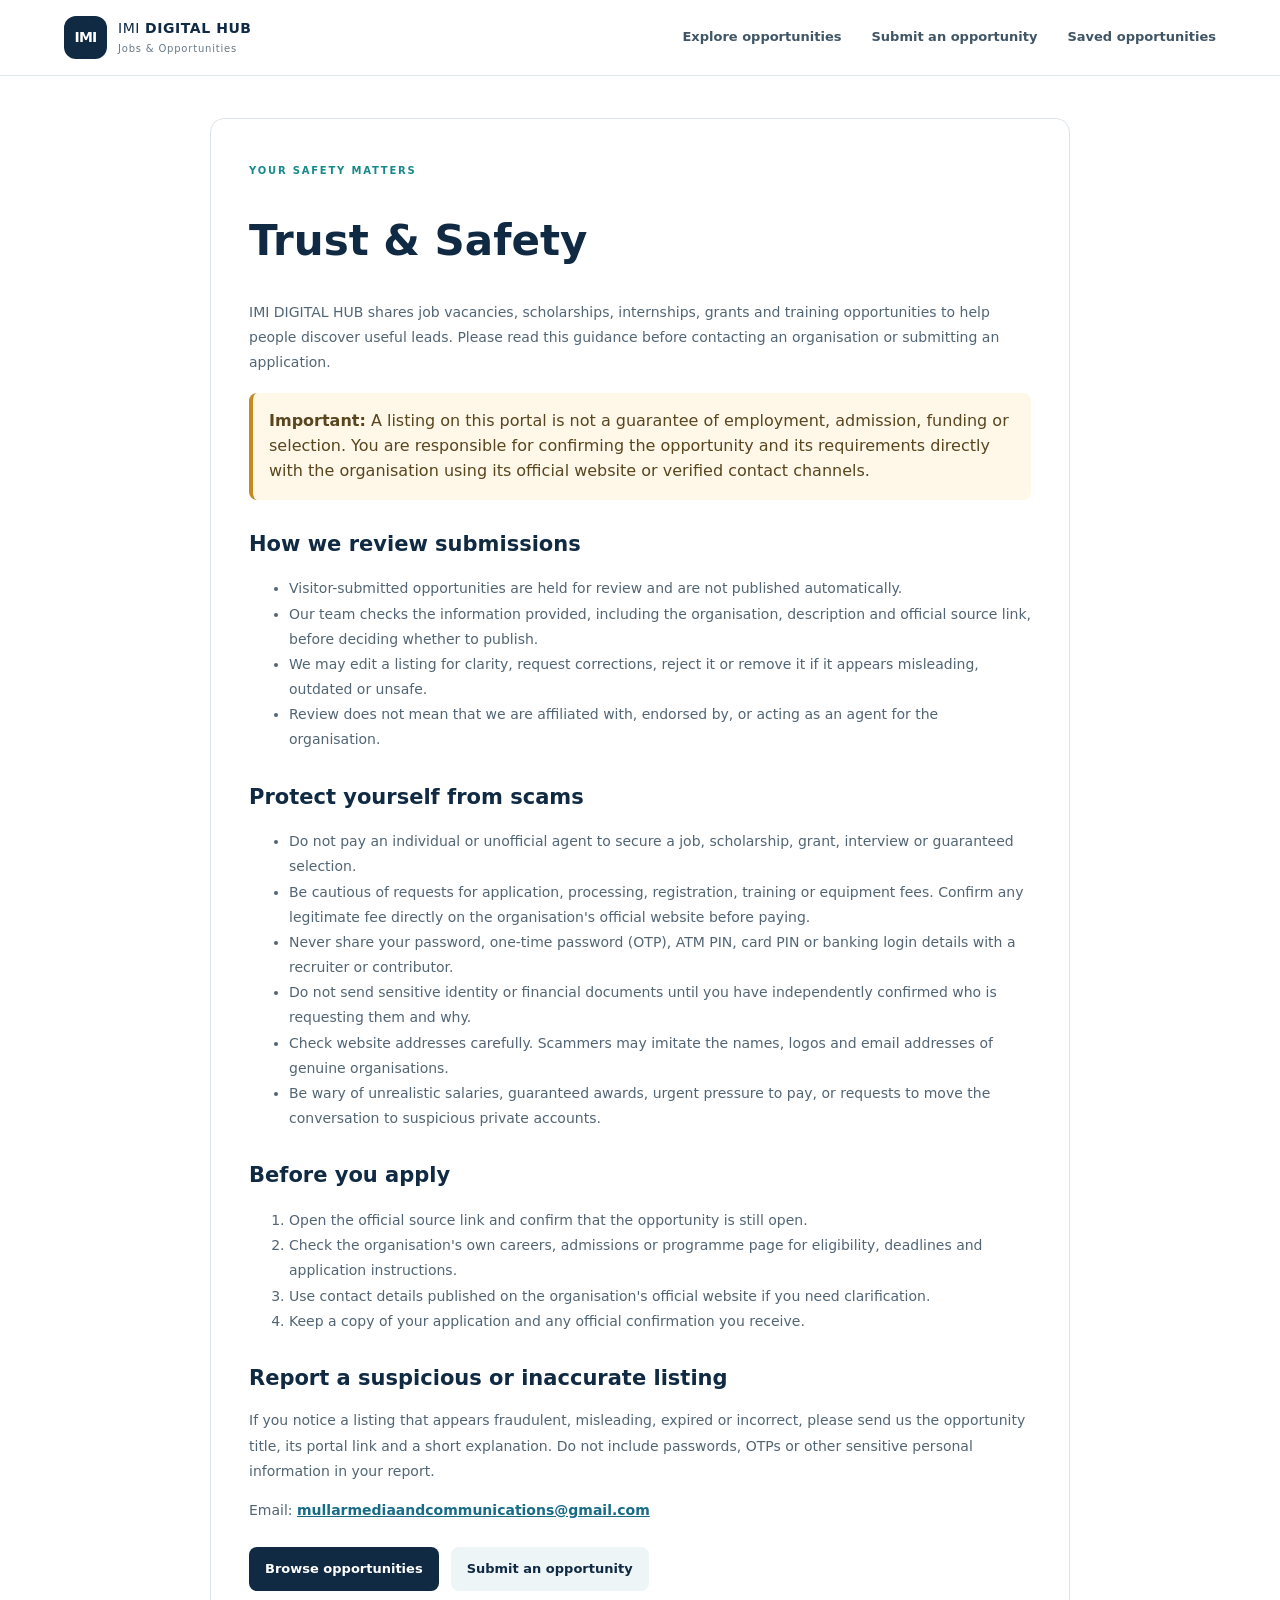
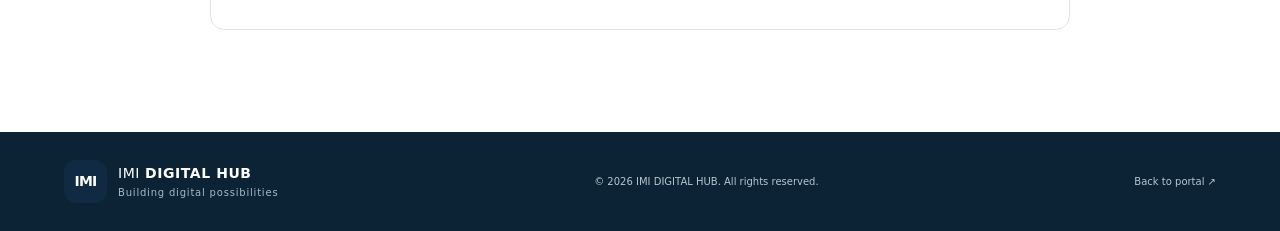
<file: safety.html>
<!doctype html>
<html lang="en">
<head>
<meta charset="utf-8"><meta name="viewport" content="width=device-width,initial-scale=1">
<meta name="description" content="Learn how IMI DIGITAL HUB reviews opportunity listings and how to protect yourself from job, scholarship and online application scams.">
<meta name="robots" content="index,follow"><meta name="theme-color" content="#102a43">
<link rel="canonical" href="https://imidigitalhub.github.io/imi-jobs-portal/safety.html">
<title>Trust & Safety | IMI DIGITAL HUB</title><link rel="stylesheet" href="styles.css">
<style>
.safety-wrap{max-width:900px;margin:42px auto;padding:0 20px 60px}.safety-panel{background:#fff;border:1px solid #dbe3ea;border-radius:14px;padding:clamp(22px,4vw,38px)}.safety-panel h1,.safety-panel h2{color:#102a43}.safety-panel h1{font-size:clamp(30px,4vw,42px);line-height:1.15}.safety-panel h2{font-size:21px;margin:28px 0 8px}.safety-panel p,.safety-panel li{color:#526574;line-height:1.8;font-size:14px}.safety-alert{padding:16px;border-left:4px solid #c58a22;background:#fff8e9;border-radius:8px;color:#59451e;margin:18px 0}.safety-panel a{color:#176b87;font-weight:700}.safety-actions{display:flex;flex-wrap:wrap;gap:12px;margin-top:24px}.safety-actions a{padding:12px 16px;border-radius:8px;background:#102a43;color:#fff;text-decoration:none;font-size:13px}.safety-actions a.secondary{background:#eef5f7;color:#102a43}
</style></head>
<body>
<header class="topbar"><a class="brand" href="./"><span class="brand-mark">IMI</span><span>IMI <b>DIGITAL HUB</b><small>Jobs & Opportunities</small></span></a><nav id="mainNav"><a href="./">Explore opportunities</a><a href="submit.html">Submit an opportunity</a><a href="saved.html">Saved opportunities</a></nav><button class="menu-btn" id="menuBtn" aria-label="Open menu" aria-expanded="false" aria-controls="mainNav">☰</button></header>
<main class="safety-wrap"><article class="safety-panel">
<span class="eyebrow dark">YOUR SAFETY MATTERS</span><h1>Trust & Safety</h1>
<p>IMI DIGITAL HUB shares job vacancies, scholarships, internships, grants and training opportunities to help people discover useful leads. Please read this guidance before contacting an organisation or submitting an application.</p>
<div class="safety-alert"><strong>Important:</strong> A listing on this portal is not a guarantee of employment, admission, funding or selection. You are responsible for confirming the opportunity and its requirements directly with the organisation using its official website or verified contact channels.</div>
<h2>How we review submissions</h2>
<ul><li>Visitor-submitted opportunities are held for review and are not published automatically.</li><li>Our team checks the information provided, including the organisation, description and official source link, before deciding whether to publish.</li><li>We may edit a listing for clarity, request corrections, reject it or remove it if it appears misleading, outdated or unsafe.</li><li>Review does not mean that we are affiliated with, endorsed by, or acting as an agent for the organisation.</li></ul>
<h2>Protect yourself from scams</h2>
<ul><li>Do not pay an individual or unofficial agent to secure a job, scholarship, grant, interview or guaranteed selection.</li><li>Be cautious of requests for application, processing, registration, training or equipment fees. Confirm any legitimate fee directly on the organisation's official website before paying.</li><li>Never share your password, one-time password (OTP), ATM PIN, card PIN or banking login details with a recruiter or contributor.</li><li>Do not send sensitive identity or financial documents until you have independently confirmed who is requesting them and why.</li><li>Check website addresses carefully. Scammers may imitate the names, logos and email addresses of genuine organisations.</li><li>Be wary of unrealistic salaries, guaranteed awards, urgent pressure to pay, or requests to move the conversation to suspicious private accounts.</li></ul>
<h2>Before you apply</h2>
<ol><li>Open the official source link and confirm that the opportunity is still open.</li><li>Check the organisation's own careers, admissions or programme page for eligibility, deadlines and application instructions.</li><li>Use contact details published on the organisation's official website if you need clarification.</li><li>Keep a copy of your application and any official confirmation you receive.</li></ol>
<h2>Report a suspicious or inaccurate listing</h2>
<p>If you notice a listing that appears fraudulent, misleading, expired or incorrect, please send us the opportunity title, its portal link and a short explanation. Do not include passwords, OTPs or other sensitive personal information in your report.</p>
<p>Email: <a href="mailto:mullarmediaandcommunications@gmail.com?subject=Opportunity%20safety%20report">mullarmediaandcommunications@gmail.com</a></p>
<div class="safety-actions"><a href="./">Browse opportunities</a><a class="secondary" href="submit.html">Submit an opportunity</a></div>
</article></main>
<footer><a class="brand" href="./"><span class="brand-mark">IMI</span><span>IMI <b>DIGITAL HUB</b><small>Building digital possibilities</small></span></a><p>© <span id="year"></span> IMI DIGITAL HUB. All rights reserved.</p><a href="./">Back to portal ↗</a></footer>
<script>document.getElementById('year').textContent=new Date().getFullYear();const menu=document.getElementById('menuBtn');const nav=document.getElementById('mainNav');menu.addEventListener('click',()=>{const open=nav.classList.toggle('open');menu.setAttribute('aria-expanded',String(open));});</script>
</body></html>
</file>
<file: styles.css>
:root{--navy:#102a43;--blue:#176b87;--teal:#1aa6a0;--ink:#172b3a;--muted:#687987;--pale:#f2f7f8;--line:#e1e9ec;--white:#fff}*{box-sizing:border-box}html{scroll-behavior:smooth}body{margin:0;font-family:Inter,ui-sans-serif,system-ui,-apple-system,"Segoe UI",sans-serif;color:var(--ink);background:#fff;line-height:1.55}.topbar{height:76px;padding:0 max(5vw,24px);display:flex;align-items:center;justify-content:space-between;border-bottom:1px solid var(--line);background:#fff}.brand{display:flex;gap:11px;align-items:center;text-decoration:none;color:var(--navy);font-size:14px;letter-spacing:.04em}.brand-mark{width:43px;height:43px;border-radius:12px;background:var(--navy);color:#fff;display:grid;place-items:center;font-weight:900;letter-spacing:-.06em}.brand b{font-weight:850}.brand small{display:block;font-size:10px;letter-spacing:.08em;color:var(--muted);margin-top:1px}nav{display:flex;align-items:center;gap:30px}nav a{color:#405565;text-decoration:none;font-size:13px;font-weight:650}nav a:hover{color:var(--teal)}nav .nav-cta{background:var(--navy);color:#fff;padding:11px 16px;border-radius:8px}.menu-btn{display:none;border:0;background:none;font-size:25px}.hero{background:linear-gradient(115deg,#102a43,#164c65 72%,#146d78);color:#fff;padding:76px max(8vw,28px) 82px;display:flex;align-items:center;min-height:440px;overflow:hidden;position:relative}.hero-inner{max-width:720px;position:relative;z-index:2}.eyebrow{font-size:10px;font-weight:850;letter-spacing:.18em;color:#70d7ce}.eyebrow.dark{color:#168a8b}.hero h1{font-size:clamp(38px,5vw,62px);line-height:1.08;letter-spacing:-.045em;margin:18px 0}.hero h1 em{font-style:normal;color:#7ce0d3}.hero p{color:#d1e0e8;font-size:16px;max-width:590px;margin:0 0 26px}.searchbar{display:flex;background:#fff;border-radius:10px;padding:6px;max-width:690px;box-shadow:0 14px 36px #061a2b44;gap:6px;align-items:center}.searchbar>span{font-size:25px;color:#6c7f89;padding:0 8px}.searchbar input,.searchbar select{border:0;outline:0;min-width:0;padding:12px 8px;color:var(--ink);background:white;font:inherit;font-size:13px}.searchbar input{flex:1}.searchbar select{max-width:145px;border-left:1px solid var(--line)}.searchbar button{border:0;background:var(--teal);color:white;font-weight:750;padding:13px 22px;border-radius:7px;cursor:pointer}.hero-note{font-size:11px;color:#c1d6df;margin-top:14px}.hero-art{width:300px;height:290px;position:absolute;right:10%;top:50%;transform:translateY(-50%)}.orbit{position:absolute;border:1px solid #8ad9d055;border-radius:50%;width:270px;height:270px;top:8px;left:10px}.orbit-two{width:210px;height:210px;top:38px;left:40px;border-style:dashed}.hero-card{position:absolute;left:65px;top:72px;width:190px;height:145px;background:#ffffff14;border:1px solid #ffffff50;backdrop-filter:blur(8px);border-radius:17px;padding:20px;display:flex;flex-direction:column;justify-content:center;box-shadow:0 18px 45px #00152255}.hero-card strong{font-size:20px;line-height:1.2;margin:8px 0}.hero-card small{color:#c8e8e4;font-size:10px}.card-icon{color:#7ce0d3;font-size:20px}.stats{display:grid;grid-template-columns:repeat(4,1fr);padding:25px 9%;border-bottom:1px solid var(--line);gap:20px}.stats div{display:flex;flex-direction:column;align-items:center;border-right:1px solid var(--line)}.stats div:last-child{border:0}.stats strong{font-size:16px;color:var(--navy)}.stats span{font-size:11px;color:var(--muted)}.section{padding:72px max(8vw,28px)}.section-heading{display:flex;justify-content:space-between;align-items:end;margin-bottom:28px}.section h2,.submit-section h2{font-size:clamp(27px,3vw,36px);letter-spacing:-.035em;color:var(--navy);margin:9px 0}.section-heading p,.about>p{color:var(--muted);font-size:14px;margin:0}.category-grid{display:grid;grid-template-columns:repeat(6,1fr);gap:13px}.category{background:#fff;border:1px solid var(--line);border-radius:12px;text-align:left;padding:19px 15px;cursor:pointer;display:flex;flex-direction:column;gap:5px;transition:.2s}.category:hover,.category.active{border-color:var(--teal);background:#f1fbfa;transform:translateY(-2px)}.category>span{font-size:22px;color:var(--teal);margin-bottom:8px}.category b{font-size:12px;color:var(--navy)}.category small{font-size:10px;color:var(--muted)}.listings{background:var(--pale)}.listing-head{align-items:end}.sort-label{font-size:11px;color:var(--muted)}.sort-label select{border:1px solid var(--line);padding:9px;border-radius:7px;background:#fff;margin-left:5px;color:var(--ink)}.filter-row{display:flex;justify-content:space-between;align-items:center;margin-bottom:20px;gap:15px}.chips{display:flex;gap:7px;flex-wrap:wrap}.chip{border:1px solid var(--line);background:#fff;border-radius:20px;padding:7px 14px;font-size:11px;color:#526574;cursor:pointer}.chip.selected,.chip:hover{background:var(--navy);color:#fff;border-color:var(--navy)}.result-count{font-size:11px;color:var(--muted);white-space:nowrap}.opportunity-grid{display:grid;grid-template-columns:repeat(3,1fr);gap:16px}.opp-card{background:#fff;border:1px solid var(--line);border-radius:12px;padding:20px;display:flex;flex-direction:column;min-height:220px;box-shadow:0 3px 12px #18384a08}.opp-top{display:flex;justify-content:space-between;align-items:center}.tag{font-size:9px;font-weight:800;color:#147d7a;background:#e8f8f5;border-radius:5px;padding:5px 8px}.demo-tag{font-size:9px;color:#8a641c;background:#fff5df;padding:5px 7px;border-radius:5px}.opp-card h3{font-size:16px;line-height:1.35;color:var(--navy);margin:16px 0 5px}.org{font-size:11px;color:var(--muted)}.opp-meta{display:flex;gap:12px;flex-wrap:wrap;color:#60727e;font-size:10px;margin:17px 0}.opp-bottom{border-top:1px solid var(--line);padding-top:13px;margin-top:auto;display:flex;align-items:center;justify-content:space-between;flex-wrap:wrap;gap:8px}.deadline{font-size:10px;color:#667984}.opp-bottom a{font-size:11px;font-weight:750;color:var(--blue);text-decoration:none}.whatsapp-share{display:inline-flex;align-items:center;justify-content:center;gap:7px;margin-top:12px;padding:9px 12px;border-radius:7px;background:#e9f8ef;color:#16743b;text-decoration:none;font-size:11px;font-weight:750;transition:background .2s}.whatsapp-share:hover{background:#d5f1df}.telegram-share{display:inline-flex;align-items:center;justify-content:center;gap:7px;margin:8px 0 0 7px;padding:9px 12px;border-radius:7px;background:#eaf4fc;color:#1670a8;text-decoration:none;font-size:11px;font-weight:750;transition:background .2s}.telegram-share:hover{background:#d8ebfa}.facebook-share{display:inline-flex;align-items:center;justify-content:center;gap:7px;margin:8px 0 0 7px;padding:9px 12px;border-radius:7px;background:#edf1ff;color:#2856a6;text-decoration:none;font-size:11px;font-weight:750;transition:background .2s}.facebook-share:hover{background:#dce5ff}.demo-note{font-size:10px;color:#8a641c;margin-top:18px}.empty-state{text-align:center;padding:50px 10px;color:var(--muted)}.empty-state>span{font-size:30px}.empty-state h3{color:var(--navy);margin-bottom:4px}.empty-state p{font-size:13px}.outline-btn{border:1px solid var(--line);background:#fff;border-radius:7px;padding:9px 14px;cursor:pointer}.submit-section{background:var(--teal);color:white;padding:48px max(8vw,28px);display:flex;justify-content:space-between;align-items:center;gap:20px}.submit-section .eyebrow{color:#c8ffef}.submit-section h2{color:white;margin:8px 0}.submit-section p{color:#e0fffa;font-size:13px;margin:0}.light-btn{background:white;color:var(--navy);padding:13px 18px;border-radius:8px;text-decoration:none;font-size:12px;font-weight:800;white-space:nowrap}.about{max-width:1100px;margin:auto}.about>p{max-width:780px;line-height:1.8;margin-top:13px}.trust-grid{display:grid;grid-template-columns:repeat(3,1fr);gap:16px;margin-top:28px}.trust-grid div{padding:18px;border:1px solid var(--line);border-radius:10px;display:flex;flex-direction:column;gap:6px}.trust-grid b{font-size:12px;color:var(--navy)}.trust-grid span{font-size:11px;color:var(--muted)}footer{background:#0c2235;color:#b6c7d0;padding:28px max(5vw,24px);display:flex;align-items:center;justify-content:space-between;gap:20px}footer .brand{color:white}footer .brand small{color:#a6bac6}footer p,footer>a:last-child{font-size:10px;color:#b6c7d0}footer>a:last-child{text-decoration:none}@media(max-width:900px){.hero-art{right:2%;opacity:.45}.hero-inner{max-width:680px}.category-grid{grid-template-columns:repeat(3,1fr)}.opportunity-grid{grid-template-columns:repeat(2,1fr)}}@media(max-width:620px){.topbar{height:66px;padding:0 18px}nav{display:none;position:absolute;top:66px;left:0;right:0;background:#fff;padding:20px;z-index:5;box-shadow:0 12px 18px #0001;flex-direction:column;align-items:stretch;gap:17px}nav.open{display:flex}.menu-btn{display:block}.hero{padding:60px 22px 54px;min-height:430px}.hero-art{right:-120px;opacity:.22}.hero h1{font-size:43px}.searchbar{flex-wrap:wrap;gap:2px}.searchbar input{width:calc(100% - 45px);flex:auto}.searchbar select{flex:1;max-width:none;border-left:0;border-top:1px solid var(--line)}.searchbar button{flex:1}.stats{padding:20px 12px;gap:7px}.stats div{padding:0 5px}.stats strong{font-size:12px}.stats span{font-size:9px;text-align:center}.section{padding:52px 20px}.category-grid{grid-template-columns:repeat(2,1fr);gap:9px}.category{padding:15px 12px}.listing-head{align-items:start;flex-direction:column}.filter-row{align-items:flex-start;flex-direction:column}.opportunity-grid{grid-template-columns:1fr}.submit-section{padding:38px 22px;align-items:flex-start;flex-direction:column}.trust-grid{grid-template-columns:1fr}.about{padding-left:22px;padding-right:22px}footer{flex-direction:column;align-items:flex-start;gap:10px}}
.details-link{font-size:11px;font-weight:800;color:var(--teal);text-decoration:none}.details-link:hover{text-decoration:underline}.detail-wrap{max-width:900px;margin:40px auto;padding:0 22px 60px}.detail-card{background:#fff;border:1px solid var(--line);border-radius:14px;padding:clamp(20px,4vw,38px);box-shadow:0 8px 28px #18384a0a}.detail-card h1{font-size:clamp(27px,4vw,42px);line-height:1.15;color:var(--navy);margin:16px 0 8px}.detail-org{color:var(--muted);font-size:15px}.detail-description{white-space:pre-wrap;line-height:1.8}.detail-field{padding:15px 0;border-top:1px solid var(--line)}.detail-field strong{display:block;color:var(--navy);margin-bottom:5px}.detail-actions{display:flex;flex-wrap:wrap;gap:9px;margin-top:25px}.detail-actions a{padding:11px 14px;border-radius:8px;text-decoration:none;font-size:12px;font-weight:800}.apply-btn{background:var(--teal);color:#fff}.back-btn{color:var(--navy);border:1px solid var(--line)}.detail-status{padding:24px;text-align:center;color:var(--muted)}
/* Accessibility, mobile interaction and motion preferences */
:focus-visible{outline:3px solid #1aa6a0;outline-offset:3px}
button,a,select{touch-action:manipulation}
@media(max-width:620px){
  .topbar{position:relative}
  .menu-btn{min-width:44px;min-height:44px;display:grid;place-items:center}
  nav.open{max-height:calc(100vh - 66px);overflow-y:auto}
  .searchbar button,.searchbar select{min-height:44px}
  .category,.chip,.outline-btn{min-height:42px}
  .opp-card{min-width:0;overflow-wrap:anywhere}
  .opp-card img{height:auto}
}
@media(prefers-reduced-motion:reduce){
  *,*::before,*::after{scroll-behavior:auto!important;animation-duration:.01ms!important;animation-iteration-count:1!important;transition-duration:.01ms!important}
}

/* Improved opportunity search and filtering */
.employment-filter{display:flex;align-items:center;gap:7px;font-size:11px;color:var(--muted)}
.employment-filter select{border:1px solid var(--line);padding:9px;border-radius:7px;background:#fff;color:var(--ink);font:inherit;max-width:180px}
.clear-filter-btn{font-size:11px;padding:8px 12px;white-space:nowrap}
.filter-row{flex-wrap:wrap}
@media(max-width:620px){.employment-filter{width:100%;justify-content:space-between}.employment-filter select{flex:1;max-width:none}.clear-filter-btn{min-height:42px}}

/* Load-more listing control */
.load-more-btn{display:block;margin:28px auto 0;padding:12px 22px;border:1px solid var(--blue);border-radius:8px;background:#fff;color:var(--blue);font:inherit;font-size:12px;font-weight:800;cursor:pointer;min-height:44px}
.load-more-btn:hover{background:#eef8fa}
.load-more-btn[hidden]{display:none}


/* Save opportunity bookmarks */
.save-opportunity-btn{align-self:flex-start;margin:10px 0 0;padding:9px 12px;min-height:40px;border:1px solid #cbdde3;border-radius:7px;background:#fff;color:#176b87;font:inherit;font-size:11px;font-weight:800;cursor:pointer}
.save-opportunity-btn:hover,.save-opportunity-btn.is-saved{background:#e8f8f5;border-color:#1aa6a0;color:#126d68}
#showSavedBtn.active{background:#e8f8f5;border-color:#1aa6a0;color:#126d68}
@media(max-width:620px){.save-opportunity-btn{min-height:44px}}

/* Contributor acknowledgement */
.contributor-credit{display:block;margin-top:5px;color:#168a8b;font-size:11px;font-weight:700}
</file>
